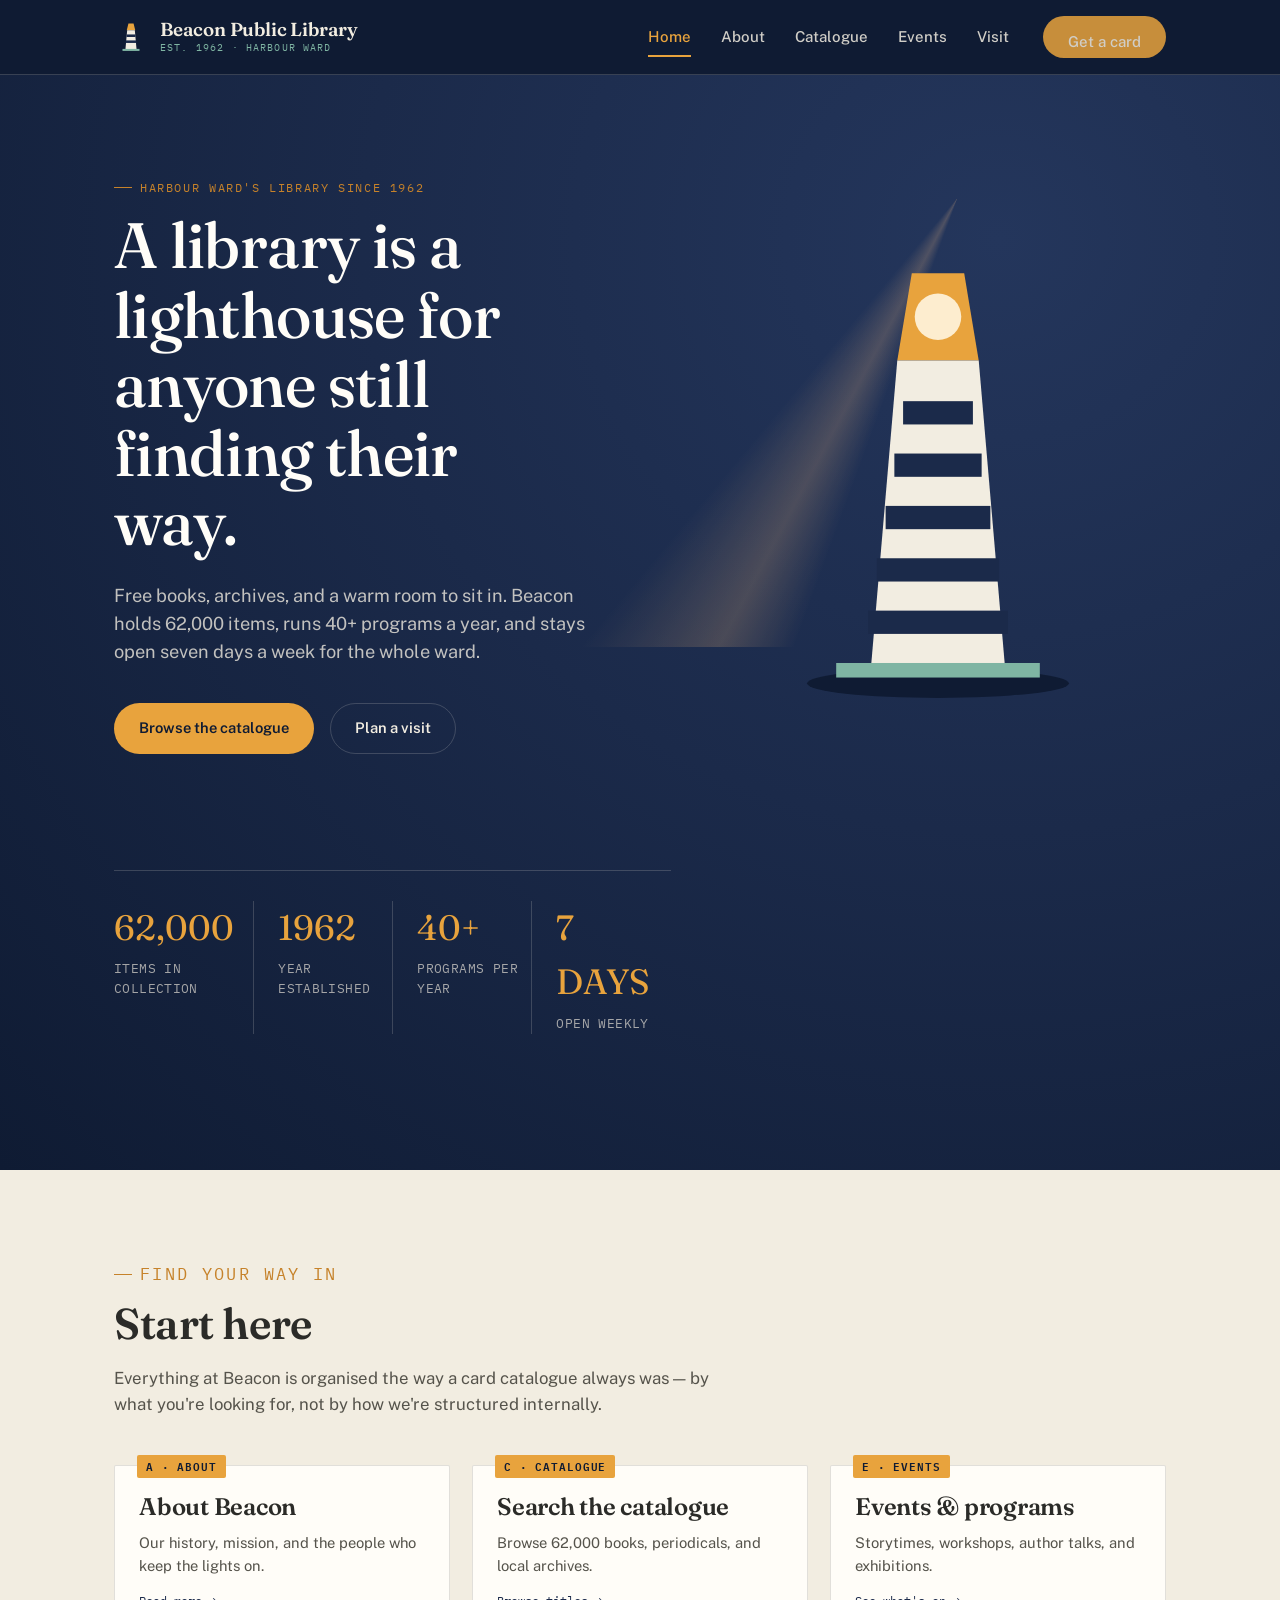
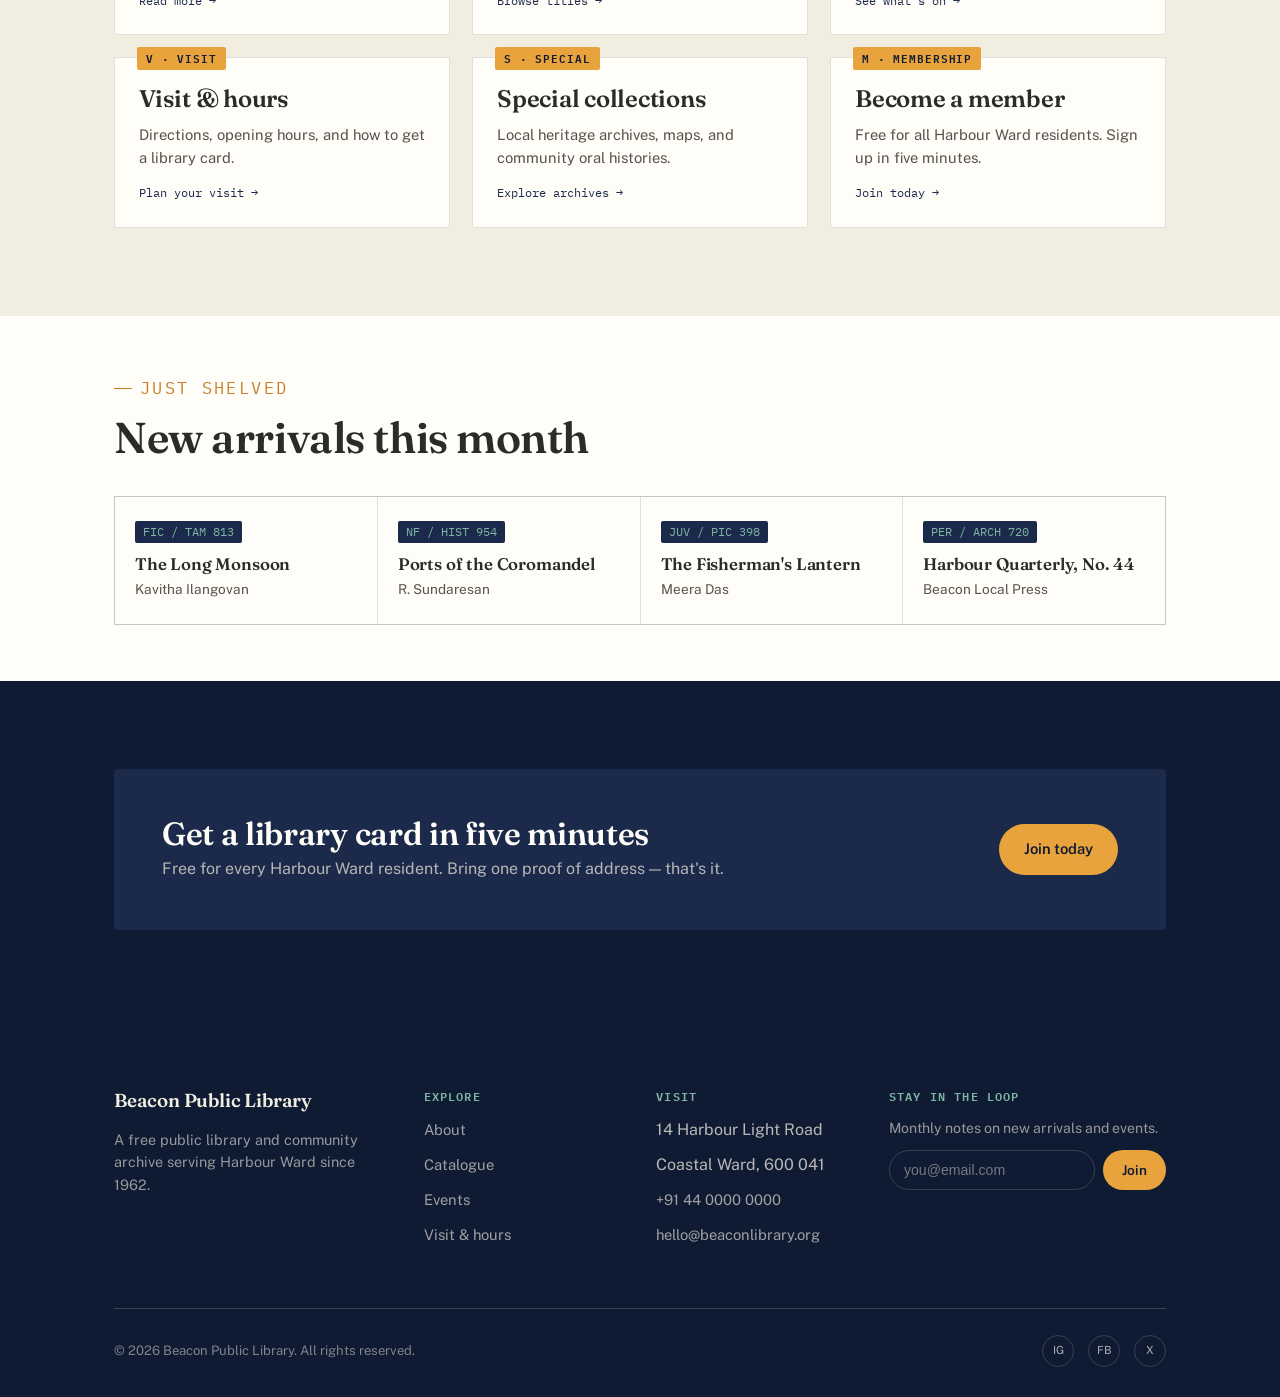
<file: index.html>
<!DOCTYPE html>
<html lang="en">
<head>
<meta charset="UTF-8" />
<meta name="viewport" content="width=device-width, initial-scale=1" />
<title>Beacon Public Library — A lighthouse for readers</title>
<meta name="description" content="Beacon Public Library — books, archives, and programs for the whole harbour community. Browse the catalogue, plan a visit, or join an event." />
<link rel="preconnect" href="https://fonts.googleapis.com">
<link href="https://fonts.googleapis.com/css2?family=Fraunces:opsz,wght@9..144,500;9..144,600&family=Public+Sans:wght@400;500;600;700&family=IBM+Plex+Mono:wght@400;500&display=swap" rel="stylesheet">
<link rel="stylesheet" href="style.css">
</head>
<body>

<header class="site-header">
  <div class="wrap">
    <a href="index.html" class="brand">
      <svg class="brand-mark" viewBox="0 0 40 40" fill="none" xmlns="http://www.w3.org/2000/svg">
        <path d="M17 4H23L25 12H15L17 4Z" fill="#E8A33D"/>
        <path d="M15.5 12H24.5L26.5 34H13.5L15.5 12Z" fill="#F2EDE1"/>
        <rect x="14.7" y="17" width="10.6" height="3" fill="#1B2A4A"/>
        <rect x="13.8" y="24" width="12.4" height="3" fill="#1B2A4A"/>
        <rect x="10" y="34" width="20" height="2.4" fill="#7FB5A3"/>
      </svg>
      <span class="brand-name">Beacon Public Library<small>EST. 1962 · HARBOUR WARD</small></span>
    </a>
    <nav class="main-nav">
      <ul>
        <li><a href="index.html" class="active">Home</a></li>
        <li><a href="about.html">About</a></li>
        <li><a href="catalogue.html">Catalogue</a></li>
        <li><a href="events.html">Events</a></li>
        <li><a href="visit.html">Visit</a></li>
      </ul>
      <a href="visit.html#join" class="btn btn-gold">Get a card</a>
    </nav>
    <button class="nav-toggle" aria-label="Toggle menu" aria-expanded="false">
      <svg width="18" height="14" viewBox="0 0 18 14" fill="none"><path d="M0 1H18M0 7H18M0 13H18" stroke="currentColor" stroke-width="1.6"/></svg>
    </button>
  </div>
</header>

<section class="hero">
  <div class="beam-sweep" aria-hidden="true"></div>
  <div class="wrap hero-grid">
    <div class="hero-copy">
      <p class="eyebrow">Harbour Ward's library since 1962</p>
      <h1>A library is a lighthouse for anyone still finding their way.</h1>
      <p class="lede">Free books, archives, and a warm room to sit in. Beacon holds 62,000 items, runs 40+ programs a year, and stays open seven days a week for the whole ward.</p>
      <div class="hero-ctas">
        <a href="catalogue.html" class="btn btn-gold">Browse the catalogue</a>
        <a href="visit.html" class="btn btn-outline-light">Plan a visit</a>
      </div>
    </div>
    <div class="hero-tower" aria-hidden="true">
      <svg viewBox="0 0 220 340" fill="none" xmlns="http://www.w3.org/2000/svg">
        <ellipse cx="110" cy="322" rx="90" ry="10" fill="#0F1B33"/>
        <path d="M92 40H128L138 100H82L92 40Z" fill="#E8A33D"/>
        <path d="M82 100H138L156 310H64L82 100Z" fill="#F2EDE1"/>
        <rect x="86" y="128" width="48" height="16" fill="#1B2A4A"/>
        <rect x="80" y="164" width="60" height="16" fill="#1B2A4A"/>
        <rect x="74" y="200" width="72" height="16" fill="#1B2A4A"/>
        <rect x="68" y="236" width="84" height="16" fill="#1B2A4A"/>
        <rect x="62" y="272" width="96" height="16" fill="#1B2A4A"/>
        <rect x="40" y="308" width="140" height="10" fill="#7FB5A3"/>
        <circle cx="110" cy="70" r="16" fill="#FFF6DF" opacity="0.9"/>
      </svg>
    </div>

    <dl class="stat-strip">
      <div><dt>62,000</dt><dd>ITEMS IN COLLECTION</dd></div>
      <div><dt>1962</dt><dd>YEAR ESTABLISHED</dd></div>
      <div><dt>40+</dt><dd>PROGRAMS PER YEAR</dd></div>
      <div><dt>7 DAYS</dt><dd>OPEN WEEKLY</dd></div>
    </dl>
  </div>
</section>

<section class="section section-parchment">
  <div class="wrap">
    <div class="section-head">
      <p class="eyebrow">Find your way in</p>
      <h2>Start here</h2>
      <p>Everything at Beacon is organised the way a card catalogue always was — by what you're looking for, not by how we're structured internally.</p>
    </div>
    <div class="card-grid">
      <a href="about.html" class="index-card" data-tab="A · ABOUT">
        <h3>About Beacon</h3>
        <p class="card-desc">Our history, mission, and the people who keep the lights on.</p>
        <span class="card-go">Read more →</span>
      </a>
      <a href="catalogue.html" class="index-card" data-tab="C · CATALOGUE">
        <h3>Search the catalogue</h3>
        <p class="card-desc">Browse 62,000 books, periodicals, and local archives.</p>
        <span class="card-go">Browse titles →</span>
      </a>
      <a href="events.html" class="index-card" data-tab="E · EVENTS">
        <h3>Events &amp; programs</h3>
        <p class="card-desc">Storytimes, workshops, author talks, and exhibitions.</p>
        <span class="card-go">See what's on →</span>
      </a>
      <a href="visit.html" class="index-card" data-tab="V · VISIT">
        <h3>Visit &amp; hours</h3>
        <p class="card-desc">Directions, opening hours, and how to get a library card.</p>
        <span class="card-go">Plan your visit →</span>
      </a>
      <a href="about.html#collections" class="index-card" data-tab="S · SPECIAL">
        <h3>Special collections</h3>
        <p class="card-desc">Local heritage archives, maps, and community oral histories.</p>
        <span class="card-go">Explore archives →</span>
      </a>
      <a href="visit.html#join" class="index-card" data-tab="M · MEMBERSHIP">
        <h3>Become a member</h3>
        <p class="card-desc">Free for all Harbour Ward residents. Sign up in five minutes.</p>
        <span class="card-go">Join today →</span>
      </a>
    </div>
  </div>
</section>

<section class="section-tight" style="background: var(--white);">
  <div class="wrap">
    <div class="section-head" style="margin-bottom: 34px;">
      <p class="eyebrow">Just shelved</p>
      <h2>New arrivals this month</h2>
    </div>
    <div class="arrivals">
      <div class="arrival">
        <span class="call-no">FIC / TAM 813</span>
        <h4>The Long Monsoon</h4>
        <span class="author">Kavitha Ilangovan</span>
      </div>
      <div class="arrival">
        <span class="call-no">NF / HIST 954</span>
        <h4>Ports of the Coromandel</h4>
        <span class="author">R. Sundaresan</span>
      </div>
      <div class="arrival">
        <span class="call-no">JUV / PIC 398</span>
        <h4>The Fisherman's Lantern</h4>
        <span class="author">Meera Das</span>
      </div>
      <div class="arrival">
        <span class="call-no">PER / ARCH 720</span>
        <h4>Harbour Quarterly, No. 44</h4>
        <span class="author">Beacon Local Press</span>
      </div>
    </div>
  </div>
</section>

<section class="section section-navy">
  <div class="wrap">
    <div class="cta-strip" style="background: var(--ink-navy);">
      <div>
        <h2>Get a library card in five minutes</h2>
        <p>Free for every Harbour Ward resident. Bring one proof of address — that's it.</p>
      </div>
      <a href="visit.html#join" class="btn btn-gold">Join today</a>
    </div>
  </div>
</section>

<footer class="site-footer">
  <div class="wrap">
    <div class="footer-grid">
      <div class="footer-brand">
        <span class="brand-name">Beacon Public Library</span>
        <p>A free public library and community archive serving Harbour Ward since 1962.</p>
      </div>
      <div class="footer-col">
        <h4>Explore</h4>
        <ul>
          <li><a href="about.html">About</a></li>
          <li><a href="catalogue.html">Catalogue</a></li>
          <li><a href="events.html">Events</a></li>
          <li><a href="visit.html">Visit &amp; hours</a></li>
        </ul>
      </div>
      <div class="footer-col">
        <h4>Visit</h4>
        <ul>
          <li>14 Harbour Light Road</li>
          <li>Coastal Ward, 600 041</li>
          <li><a href="tel:+914400000000">+91 44 0000 0000</a></li>
          <li><a href="mailto:hello@beaconlibrary.org">hello@beaconlibrary.org</a></li>
        </ul>
      </div>
      <div class="footer-col footer-newsletter">
        <h4>Stay in the loop</h4>
        <p style="color: rgba(242,237,225,0.6); font-size: 0.88rem; margin-bottom: 10px;">Monthly notes on new arrivals and events.</p>
        <form onsubmit="return false;">
          <input type="email" placeholder="you@email.com" aria-label="Email address" required>
          <button class="btn btn-gold" type="submit" style="padding: 11px 18px; font-size: 0.85rem;">Join</button>
        </form>
      </div>
    </div>
    <div class="footer-bottom">
      <span>© 2026 Beacon Public Library. All rights reserved.</span>
      <div class="social-row" aria-label="Social media">
        <a href="#" aria-label="Instagram">IG</a>
        <a href="#" aria-label="Facebook">FB</a>
        <a href="#" aria-label="X">X</a>
      </div>
    </div>
  </div>
</footer>

<script src="script.js"></script>
</body>
</html>
</file>
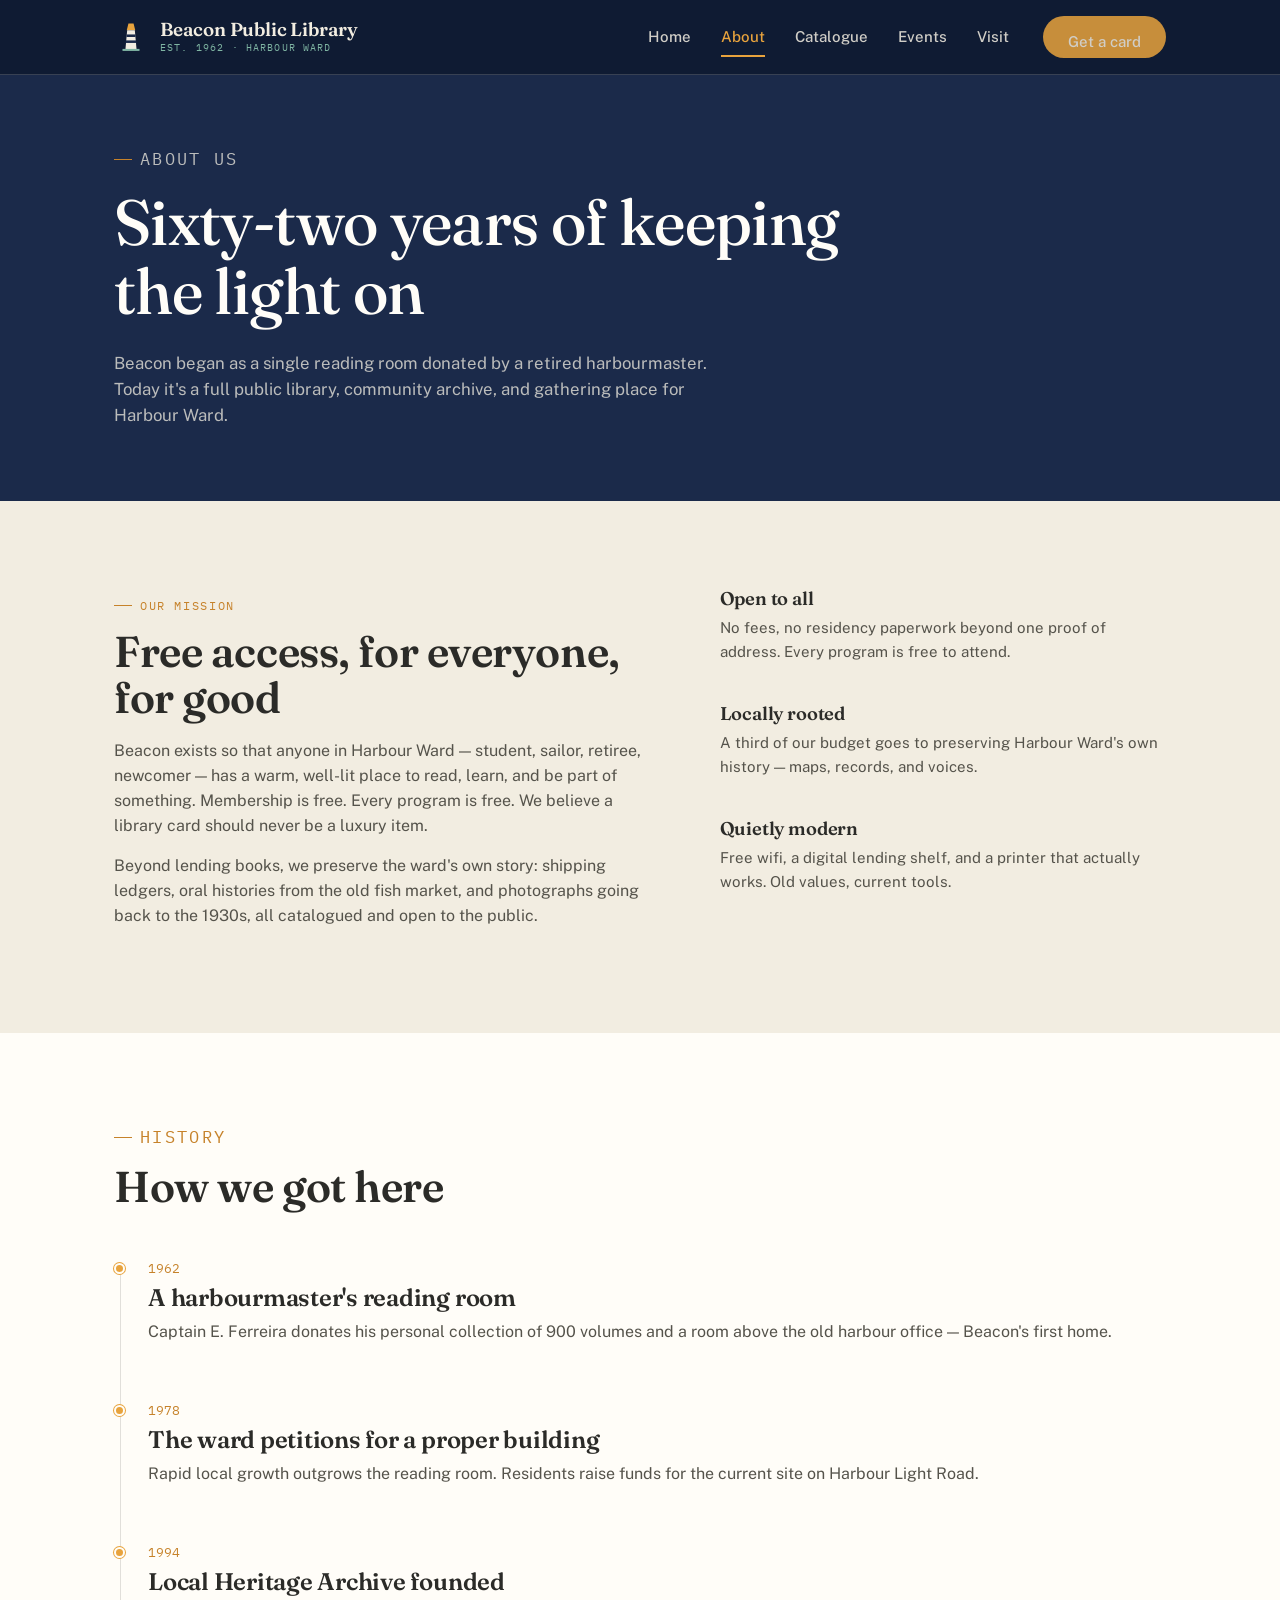
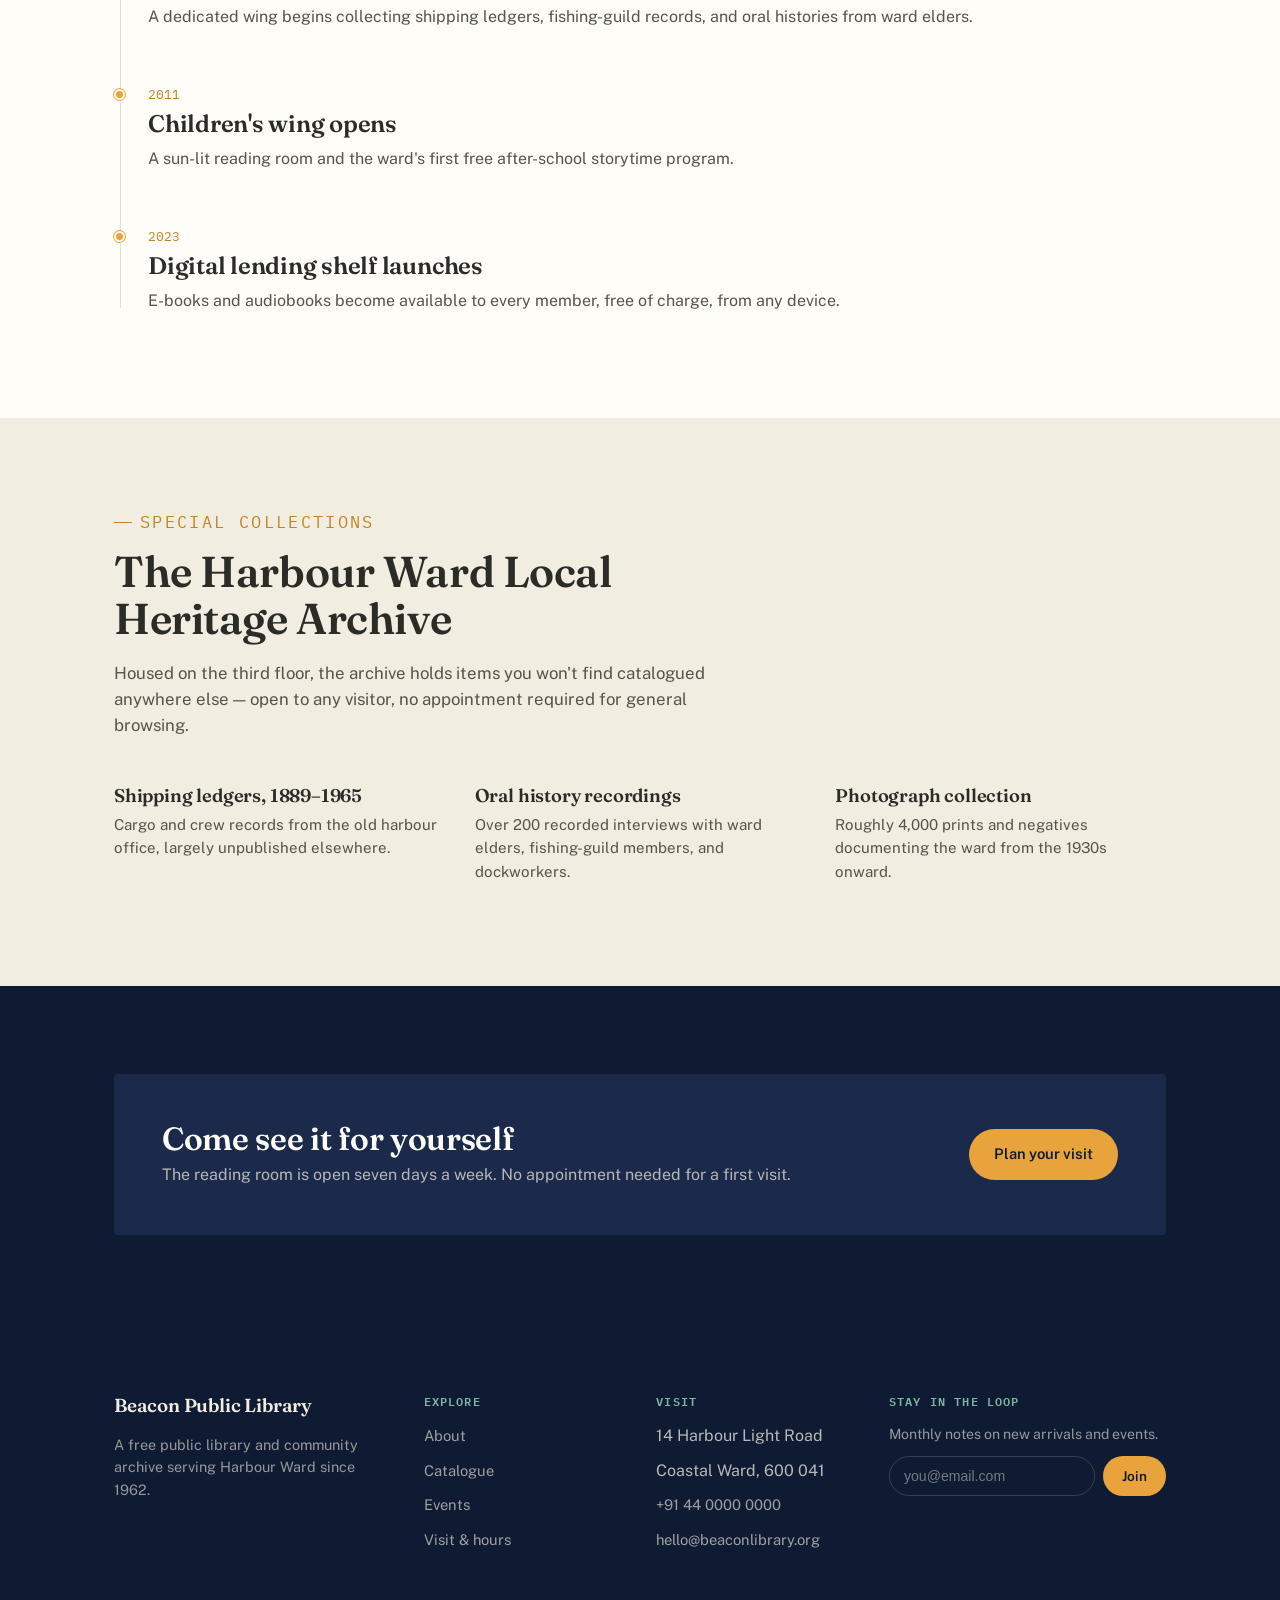
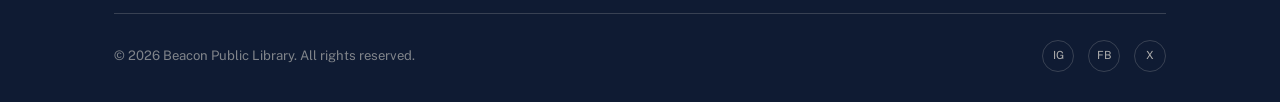
<file: about.html>
<!DOCTYPE html>
<html lang="en">
<head>
<meta charset="UTF-8" />
<meta name="viewport" content="width=device-width, initial-scale=1" />
<title>About — Beacon Public Library</title>
<link rel="preconnect" href="https://fonts.googleapis.com">
<link href="https://fonts.googleapis.com/css2?family=Fraunces:opsz,wght@9..144,500;9..144,600&family=Public+Sans:wght@400;500;600;700&family=IBM+Plex+Mono:wght@400;500&display=swap" rel="stylesheet">
<link rel="stylesheet" href="style.css">
</head>
<body>

<header class="site-header">
  <div class="wrap">
    <a href="index.html" class="brand">
      <svg class="brand-mark" viewBox="0 0 40 40" fill="none" xmlns="http://www.w3.org/2000/svg">
        <path d="M17 4H23L25 12H15L17 4Z" fill="#E8A33D"/>
        <path d="M15.5 12H24.5L26.5 34H13.5L15.5 12Z" fill="#F2EDE1"/>
        <rect x="14.7" y="17" width="10.6" height="3" fill="#1B2A4A"/>
        <rect x="13.8" y="24" width="12.4" height="3" fill="#1B2A4A"/>
        <rect x="10" y="34" width="20" height="2.4" fill="#7FB5A3"/>
      </svg>
      <span class="brand-name">Beacon Public Library<small>EST. 1962 · HARBOUR WARD</small></span>
    </a>
    <nav class="main-nav">
      <ul>
        <li><a href="index.html">Home</a></li>
        <li><a href="about.html" class="active">About</a></li>
        <li><a href="catalogue.html">Catalogue</a></li>
        <li><a href="events.html">Events</a></li>
        <li><a href="visit.html">Visit</a></li>
      </ul>
      <a href="visit.html#join" class="btn btn-gold">Get a card</a>
    </nav>
    <button class="nav-toggle" aria-label="Toggle menu" aria-expanded="false">
      <svg width="18" height="14" viewBox="0 0 18 14" fill="none"><path d="M0 1H18M0 7H18M0 13H18" stroke="currentColor" stroke-width="1.6"/></svg>
    </button>
  </div>
</header>

<section class="page-hero">
  <div class="wrap">
    <p class="eyebrow">About us</p>
    <h1>Sixty-two years of keeping the light on</h1>
    <p>Beacon began as a single reading room donated by a retired harbourmaster. Today it's a full public library, community archive, and gathering place for Harbour Ward.</p>
  </div>
</section>

<section class="section section-parchment">
  <div class="wrap" style="display:grid; grid-template-columns: 1.1fr 0.9fr; gap: 60px; align-items:start;">
    <div>
      <p class="eyebrow">Our mission</p>
      <h2>Free access, for everyone, for good</h2>
      <p>Beacon exists so that anyone in Harbour Ward — student, sailor, retiree, newcomer — has a warm, well-lit place to read, learn, and be part of something. Membership is free. Every program is free. We believe a library card should never be a luxury item.</p>
      <p>Beyond lending books, we preserve the ward's own story: shipping ledgers, oral histories from the old fish market, and photographs going back to the 1930s, all catalogued and open to the public.</p>
    </div>
    <div class="value-grid" style="grid-template-columns: 1fr; gap: 26px;">
      <div>
        <h3>Open to all</h3>
        <p>No fees, no residency paperwork beyond one proof of address. Every program is free to attend.</p>
      </div>
      <div>
        <h3>Locally rooted</h3>
        <p>A third of our budget goes to preserving Harbour Ward's own history — maps, records, and voices.</p>
      </div>
      <div>
        <h3>Quietly modern</h3>
        <p>Free wifi, a digital lending shelf, and a printer that actually works. Old values, current tools.</p>
      </div>
    </div>
  </div>
</section>

<section class="section" style="background: var(--white);">
  <div class="wrap">
    <div class="section-head">
      <p class="eyebrow">History</p>
      <h2>How we got here</h2>
    </div>
    <div class="timeline">
      <div class="timeline-item">
        <span class="yr">1962</span>
        <h3>A harbourmaster's reading room</h3>
        <p>Captain E. Ferreira donates his personal collection of 900 volumes and a room above the old harbour office — Beacon's first home.</p>
      </div>
      <div class="timeline-item">
        <span class="yr">1978</span>
        <h3>The ward petitions for a proper building</h3>
        <p>Rapid local growth outgrows the reading room. Residents raise funds for the current site on Harbour Light Road.</p>
      </div>
      <div class="timeline-item">
        <span class="yr">1994</span>
        <h3>Local Heritage Archive founded</h3>
        <p>A dedicated wing begins collecting shipping ledgers, fishing-guild records, and oral histories from ward elders.</p>
      </div>
      <div class="timeline-item">
        <span class="yr">2011</span>
        <h3>Children's wing opens</h3>
        <p>A sun-lit reading room and the ward's first free after-school storytime program.</p>
      </div>
      <div class="timeline-item">
        <span class="yr">2023</span>
        <h3>Digital lending shelf launches</h3>
        <p>E-books and audiobooks become available to every member, free of charge, from any device.</p>
      </div>
    </div>
  </div>
</section>

<section class="section section-parchment" id="collections">
  <div class="wrap">
    <div class="section-head">
      <p class="eyebrow">Special collections</p>
      <h2>The Harbour Ward Local Heritage Archive</h2>
      <p>Housed on the third floor, the archive holds items you won't find catalogued anywhere else — open to any visitor, no appointment required for general browsing.</p>
    </div>
    <div class="value-grid">
      <div>
        <h3>Shipping ledgers, 1889–1965</h3>
        <p>Cargo and crew records from the old harbour office, largely unpublished elsewhere.</p>
      </div>
      <div>
        <h3>Oral history recordings</h3>
        <p>Over 200 recorded interviews with ward elders, fishing-guild members, and dockworkers.</p>
      </div>
      <div>
        <h3>Photograph collection</h3>
        <p>Roughly 4,000 prints and negatives documenting the ward from the 1930s onward.</p>
      </div>
    </div>
  </div>
</section>

<section class="section section-navy">
  <div class="wrap">
    <div class="cta-strip" style="background: var(--ink-navy);">
      <div>
        <h2>Come see it for yourself</h2>
        <p>The reading room is open seven days a week. No appointment needed for a first visit.</p>
      </div>
      <a href="visit.html" class="btn btn-gold">Plan your visit</a>
    </div>
  </div>
</section>

<footer class="site-footer">
  <div class="wrap">
    <div class="footer-grid">
      <div class="footer-brand">
        <span class="brand-name">Beacon Public Library</span>
        <p>A free public library and community archive serving Harbour Ward since 1962.</p>
      </div>
      <div class="footer-col">
        <h4>Explore</h4>
        <ul>
          <li><a href="about.html">About</a></li>
          <li><a href="catalogue.html">Catalogue</a></li>
          <li><a href="events.html">Events</a></li>
          <li><a href="visit.html">Visit &amp; hours</a></li>
        </ul>
      </div>
      <div class="footer-col">
        <h4>Visit</h4>
        <ul>
          <li>14 Harbour Light Road</li>
          <li>Coastal Ward, 600 041</li>
          <li><a href="tel:+914400000000">+91 44 0000 0000</a></li>
          <li><a href="mailto:hello@beaconlibrary.org">hello@beaconlibrary.org</a></li>
        </ul>
      </div>
      <div class="footer-col footer-newsletter">
        <h4>Stay in the loop</h4>
        <p style="color: rgba(242,237,225,0.6); font-size: 0.88rem; margin-bottom: 10px;">Monthly notes on new arrivals and events.</p>
        <form onsubmit="return false;">
          <input type="email" placeholder="you@email.com" aria-label="Email address" required>
          <button class="btn btn-gold" type="submit" style="padding: 11px 18px; font-size: 0.85rem;">Join</button>
        </form>
      </div>
    </div>
    <div class="footer-bottom">
      <span>© 2026 Beacon Public Library. All rights reserved.</span>
      <div class="social-row" aria-label="Social media">
        <a href="#" aria-label="Instagram">IG</a>
        <a href="#" aria-label="Facebook">FB</a>
        <a href="#" aria-label="X">X</a>
      </div>
    </div>
  </div>
</footer>

<script src="script.js"></script>
</body>
</html>
</file>
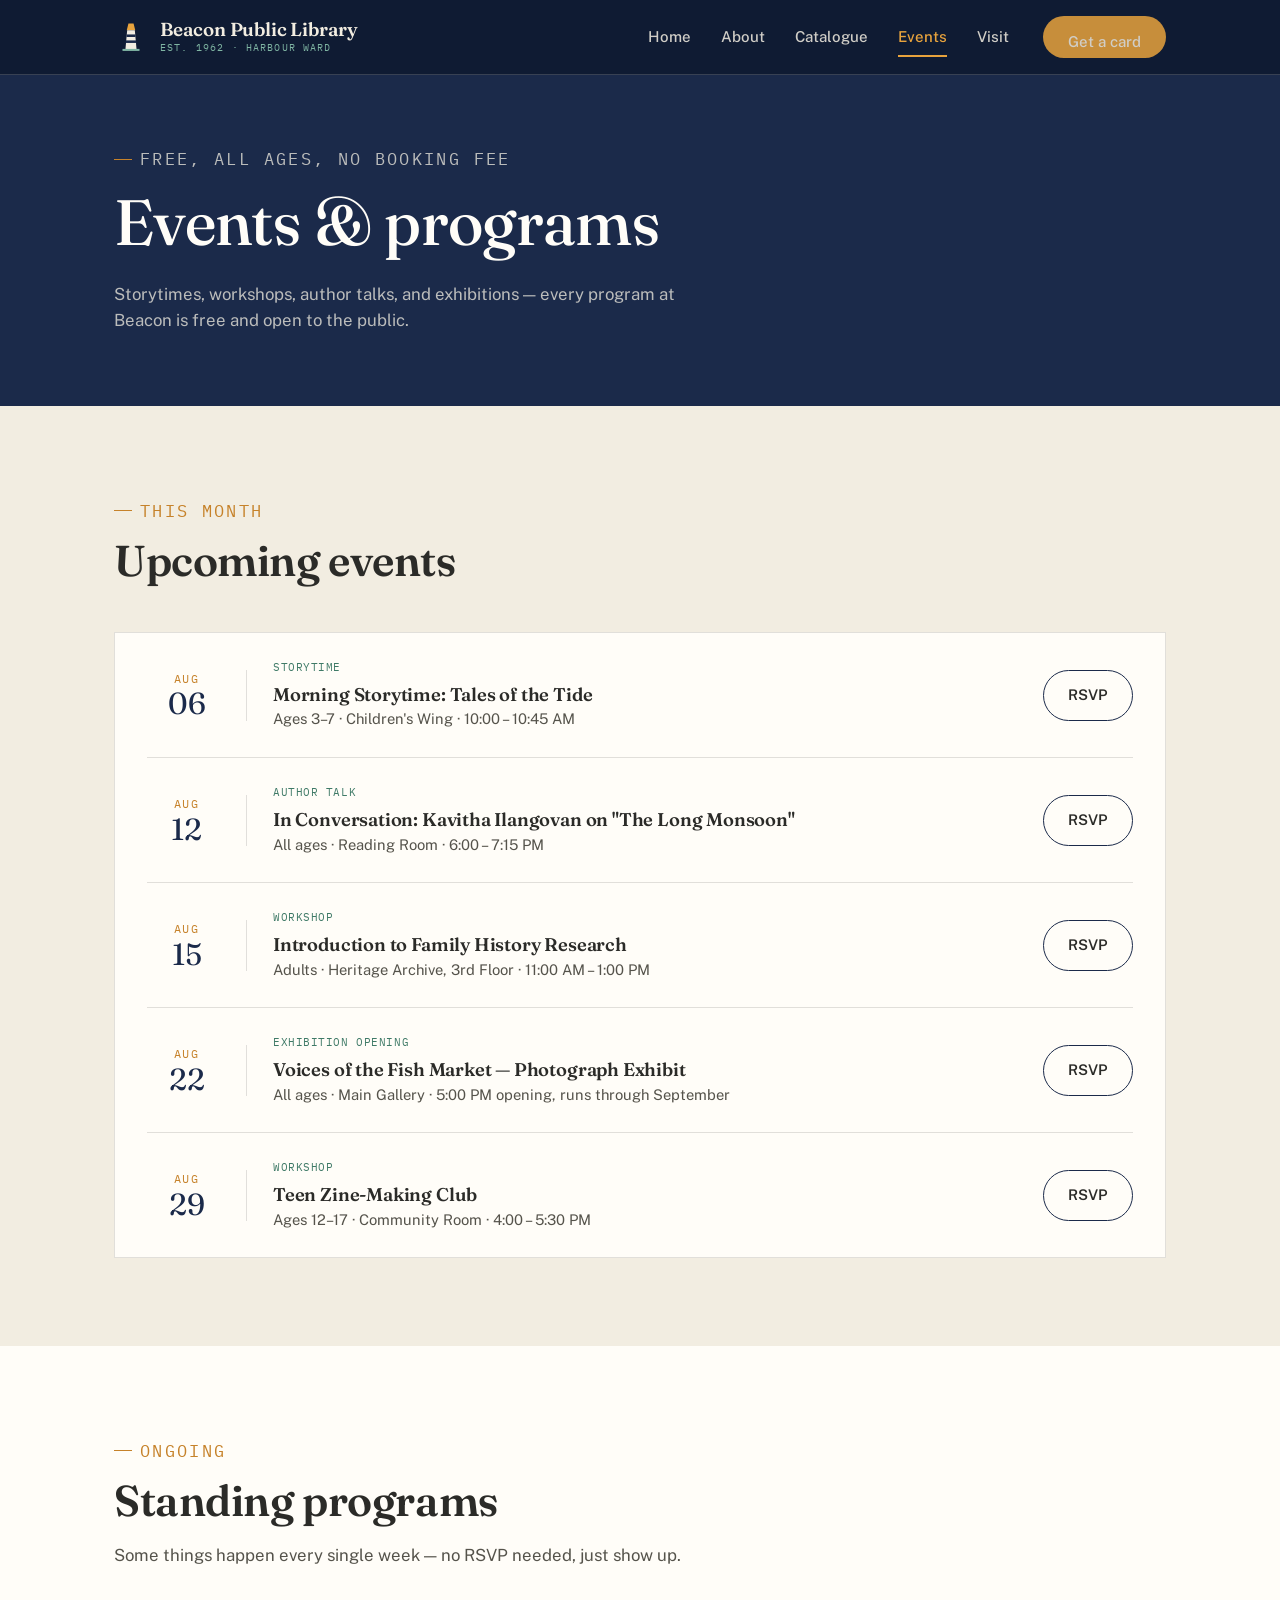
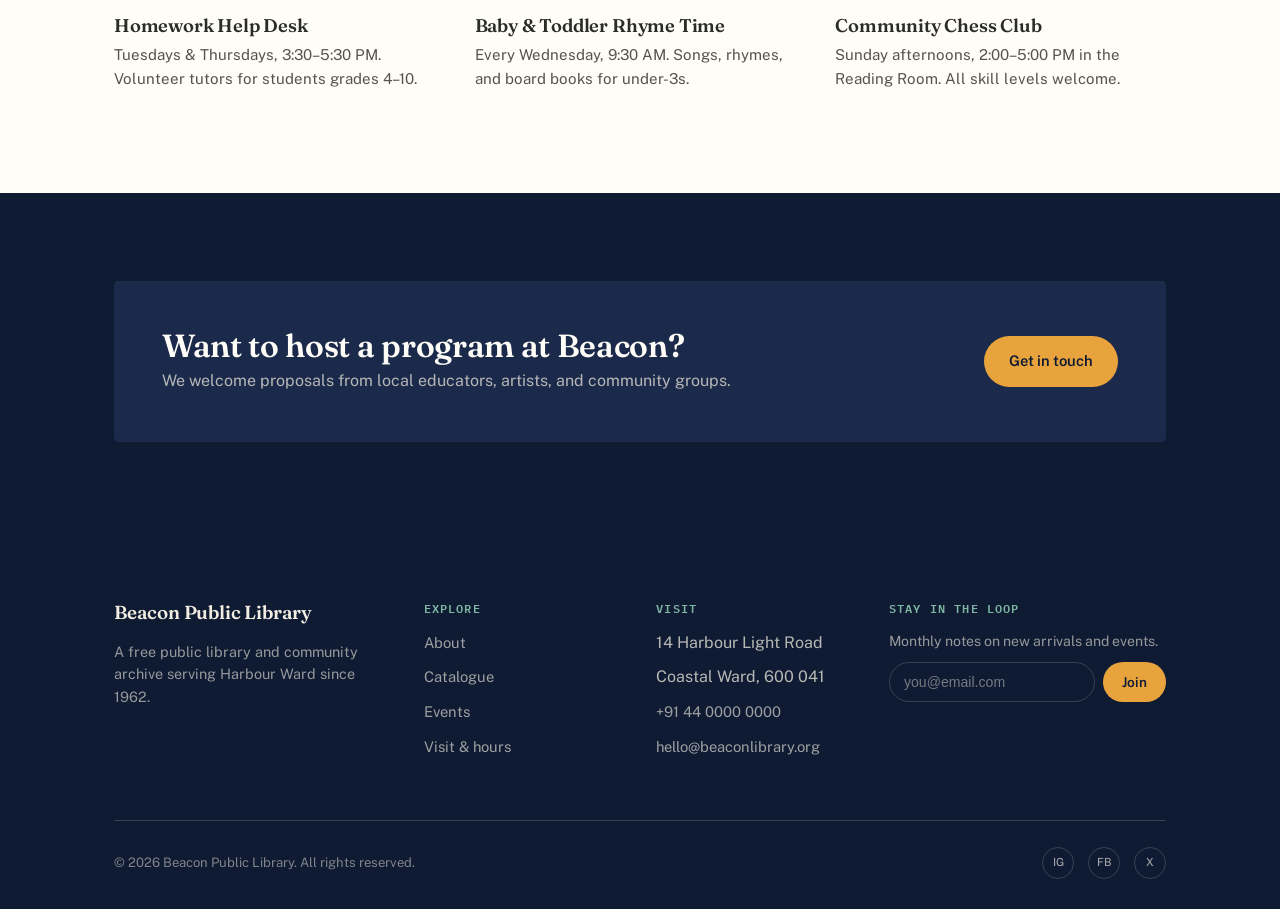
<file: events.html>
<!DOCTYPE html>
<html lang="en">
<head>
<meta charset="UTF-8" />
<meta name="viewport" content="width=device-width, initial-scale=1" />
<title>Events — Beacon Public Library</title>
<link rel="preconnect" href="https://fonts.googleapis.com">
<link href="https://fonts.googleapis.com/css2?family=Fraunces:opsz,wght@9..144,500;9..144,600&family=Public+Sans:wght@400;500;600;700&family=IBM+Plex+Mono:wght@400;500&display=swap" rel="stylesheet">
<link rel="stylesheet" href="style.css">
</head>
<body>

<header class="site-header">
  <div class="wrap">
    <a href="index.html" class="brand">
      <svg class="brand-mark" viewBox="0 0 40 40" fill="none" xmlns="http://www.w3.org/2000/svg">
        <path d="M17 4H23L25 12H15L17 4Z" fill="#E8A33D"/>
        <path d="M15.5 12H24.5L26.5 34H13.5L15.5 12Z" fill="#F2EDE1"/>
        <rect x="14.7" y="17" width="10.6" height="3" fill="#1B2A4A"/>
        <rect x="13.8" y="24" width="12.4" height="3" fill="#1B2A4A"/>
        <rect x="10" y="34" width="20" height="2.4" fill="#7FB5A3"/>
      </svg>
      <span class="brand-name">Beacon Public Library<small>EST. 1962 · HARBOUR WARD</small></span>
    </a>
    <nav class="main-nav">
      <ul>
        <li><a href="index.html">Home</a></li>
        <li><a href="about.html">About</a></li>
        <li><a href="catalogue.html">Catalogue</a></li>
        <li><a href="events.html" class="active">Events</a></li>
        <li><a href="visit.html">Visit</a></li>
      </ul>
      <a href="visit.html#join" class="btn btn-gold">Get a card</a>
    </nav>
    <button class="nav-toggle" aria-label="Toggle menu" aria-expanded="false">
      <svg width="18" height="14" viewBox="0 0 18 14" fill="none"><path d="M0 1H18M0 7H18M0 13H18" stroke="currentColor" stroke-width="1.6"/></svg>
    </button>
  </div>
</header>

<section class="page-hero">
  <div class="wrap">
    <p class="eyebrow">Free, all ages, no booking fee</p>
    <h1>Events &amp; programs</h1>
    <p>Storytimes, workshops, author talks, and exhibitions — every program at Beacon is free and open to the public.</p>
  </div>
</section>

<section class="section section-parchment">
  <div class="wrap">
    <div class="section-head">
      <p class="eyebrow">This month</p>
      <h2>Upcoming events</h2>
    </div>

    <div style="background: var(--white); border: 1px solid var(--line); padding: 0 32px;">

      <div class="event-row">
        <div class="event-date"><span class="mo">AUG</span><span class="dy">06</span></div>
        <div class="event-info">
          <span class="event-tag">Storytime</span>
          <h3>Morning Storytime: Tales of the Tide</h3>
          <p>Ages 3–7 · Children's Wing · 10:00 – 10:45 AM</p>
        </div>
        <a href="#" class="btn btn-outline-dark" style="border-color: var(--ink-navy);">RSVP</a>
      </div>

      <div class="event-row">
        <div class="event-date"><span class="mo">AUG</span><span class="dy">12</span></div>
        <div class="event-info">
          <span class="event-tag">Author talk</span>
          <h3>In Conversation: Kavitha Ilangovan on "The Long Monsoon"</h3>
          <p>All ages · Reading Room · 6:00 – 7:15 PM</p>
        </div>
        <a href="#" class="btn btn-outline-dark" style="border-color: var(--ink-navy);">RSVP</a>
      </div>

      <div class="event-row">
        <div class="event-date"><span class="mo">AUG</span><span class="dy">15</span></div>
        <div class="event-info">
          <span class="event-tag">Workshop</span>
          <h3>Introduction to Family History Research</h3>
          <p>Adults · Heritage Archive, 3rd Floor · 11:00 AM – 1:00 PM</p>
        </div>
        <a href="#" class="btn btn-outline-dark" style="border-color: var(--ink-navy);">RSVP</a>
      </div>

      <div class="event-row">
        <div class="event-date"><span class="mo">AUG</span><span class="dy">22</span></div>
        <div class="event-info">
          <span class="event-tag">Exhibition opening</span>
          <h3>Voices of the Fish Market — Photograph Exhibit</h3>
          <p>All ages · Main Gallery · 5:00 PM opening, runs through September</p>
        </div>
        <a href="#" class="btn btn-outline-dark" style="border-color: var(--ink-navy);">RSVP</a>
      </div>

      <div class="event-row" style="border-bottom: none;">
        <div class="event-date"><span class="mo">AUG</span><span class="dy">29</span></div>
        <div class="event-info">
          <span class="event-tag">Workshop</span>
          <h3>Teen Zine-Making Club</h3>
          <p>Ages 12–17 · Community Room · 4:00 – 5:30 PM</p>
        </div>
        <a href="#" class="btn btn-outline-dark" style="border-color: var(--ink-navy);">RSVP</a>
      </div>

    </div>
  </div>
</section>

<section class="section" style="background: var(--white);">
  <div class="wrap">
    <div class="section-head">
      <p class="eyebrow">Ongoing</p>
      <h2>Standing programs</h2>
      <p>Some things happen every single week — no RSVP needed, just show up.</p>
    </div>
    <div class="value-grid">
      <div>
        <h3>Homework Help Desk</h3>
        <p>Tuesdays &amp; Thursdays, 3:30–5:30 PM. Volunteer tutors for students grades 4–10.</p>
      </div>
      <div>
        <h3>Baby &amp; Toddler Rhyme Time</h3>
        <p>Every Wednesday, 9:30 AM. Songs, rhymes, and board books for under-3s.</p>
      </div>
      <div>
        <h3>Community Chess Club</h3>
        <p>Sunday afternoons, 2:00–5:00 PM in the Reading Room. All skill levels welcome.</p>
      </div>
    </div>
  </div>
</section>

<section class="section section-navy">
  <div class="wrap">
    <div class="cta-strip" style="background: var(--ink-navy);">
      <div>
        <h2>Want to host a program at Beacon?</h2>
        <p>We welcome proposals from local educators, artists, and community groups.</p>
      </div>
      <a href="visit.html" class="btn btn-gold">Get in touch</a>
    </div>
  </div>
</section>

<footer class="site-footer">
  <div class="wrap">
    <div class="footer-grid">
      <div class="footer-brand">
        <span class="brand-name">Beacon Public Library</span>
        <p>A free public library and community archive serving Harbour Ward since 1962.</p>
      </div>
      <div class="footer-col">
        <h4>Explore</h4>
        <ul>
          <li><a href="about.html">About</a></li>
          <li><a href="catalogue.html">Catalogue</a></li>
          <li><a href="events.html">Events</a></li>
          <li><a href="visit.html">Visit &amp; hours</a></li>
        </ul>
      </div>
      <div class="footer-col">
        <h4>Visit</h4>
        <ul>
          <li>14 Harbour Light Road</li>
          <li>Coastal Ward, 600 041</li>
          <li><a href="tel:+914400000000">+91 44 0000 0000</a></li>
          <li><a href="mailto:hello@beaconlibrary.org">hello@beaconlibrary.org</a></li>
        </ul>
      </div>
      <div class="footer-col footer-newsletter">
        <h4>Stay in the loop</h4>
        <p style="color: rgba(242,237,225,0.6); font-size: 0.88rem; margin-bottom: 10px;">Monthly notes on new arrivals and events.</p>
        <form onsubmit="return false;">
          <input type="email" placeholder="you@email.com" aria-label="Email address" required>
          <button class="btn btn-gold" type="submit" style="padding: 11px 18px; font-size: 0.85rem;">Join</button>
        </form>
      </div>
    </div>
    <div class="footer-bottom">
      <span>© 2026 Beacon Public Library. All rights reserved.</span>
      <div class="social-row" aria-label="Social media">
        <a href="#" aria-label="Instagram">IG</a>
        <a href="#" aria-label="Facebook">FB</a>
        <a href="#" aria-label="X">X</a>
      </div>
    </div>
  </div>
</footer>

<script src="script.js"></script>
</body>
</html>
</file>
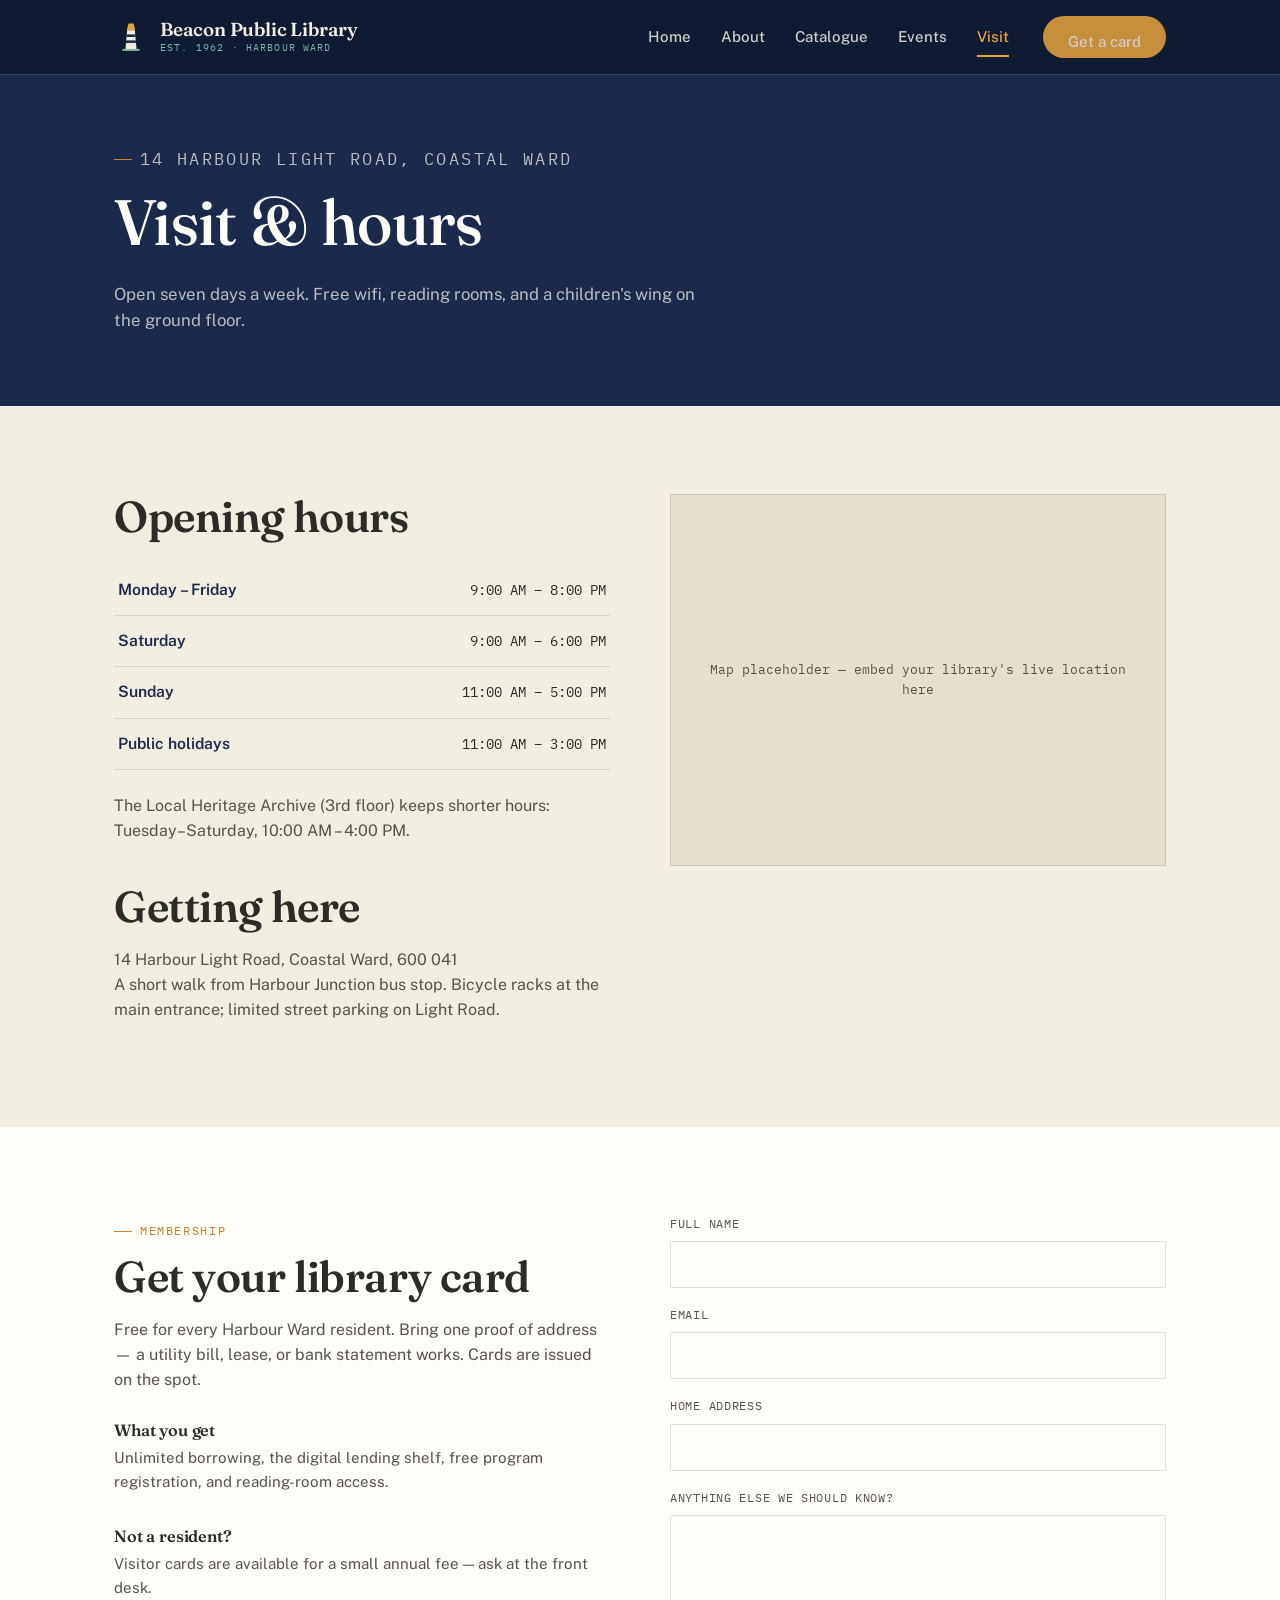
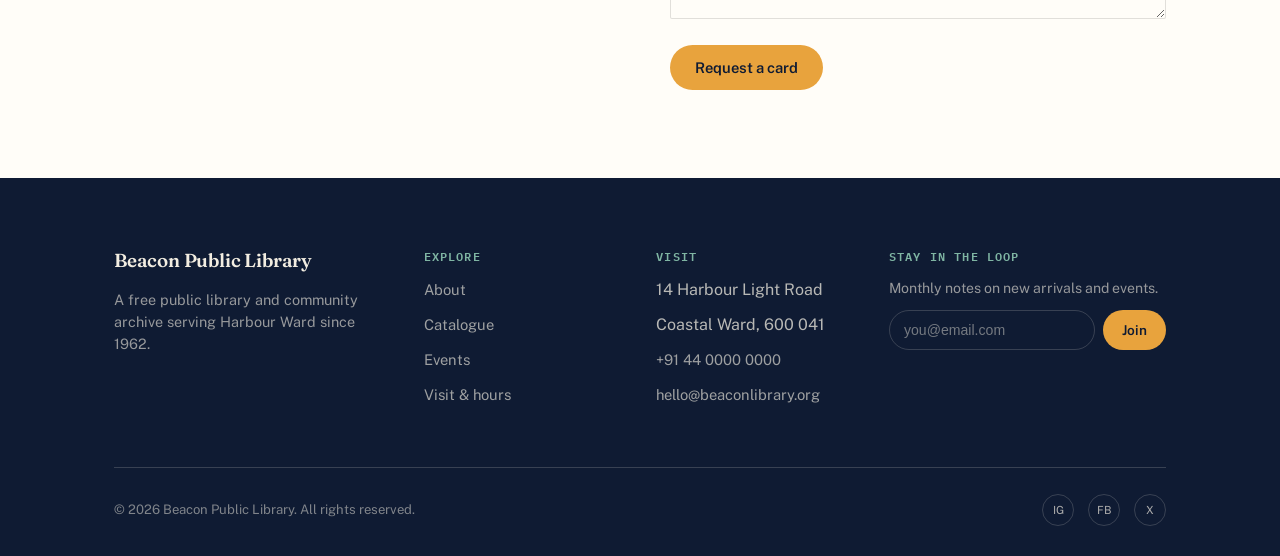
<file: visit.html>
<!DOCTYPE html>
<html lang="en">
<head>
<meta charset="UTF-8" />
<meta name="viewport" content="width=device-width, initial-scale=1" />
<title>Visit — Beacon Public Library</title>
<link rel="preconnect" href="https://fonts.googleapis.com">
<link href="https://fonts.googleapis.com/css2?family=Fraunces:opsz,wght@9..144,500;9..144,600&family=Public+Sans:wght@400;500;600;700&family=IBM+Plex+Mono:wght@400;500&display=swap" rel="stylesheet">
<link rel="stylesheet" href="style.css">
</head>
<body>

<header class="site-header">
  <div class="wrap">
    <a href="index.html" class="brand">
      <svg class="brand-mark" viewBox="0 0 40 40" fill="none" xmlns="http://www.w3.org/2000/svg">
        <path d="M17 4H23L25 12H15L17 4Z" fill="#E8A33D"/>
        <path d="M15.5 12H24.5L26.5 34H13.5L15.5 12Z" fill="#F2EDE1"/>
        <rect x="14.7" y="17" width="10.6" height="3" fill="#1B2A4A"/>
        <rect x="13.8" y="24" width="12.4" height="3" fill="#1B2A4A"/>
        <rect x="10" y="34" width="20" height="2.4" fill="#7FB5A3"/>
      </svg>
      <span class="brand-name">Beacon Public Library<small>EST. 1962 · HARBOUR WARD</small></span>
    </a>
    <nav class="main-nav">
      <ul>
        <li><a href="index.html">Home</a></li>
        <li><a href="about.html">About</a></li>
        <li><a href="catalogue.html">Catalogue</a></li>
        <li><a href="events.html">Events</a></li>
        <li><a href="visit.html" class="active">Visit</a></li>
      </ul>
      <a href="visit.html#join" class="btn btn-gold">Get a card</a>
    </nav>
    <button class="nav-toggle" aria-label="Toggle menu" aria-expanded="false">
      <svg width="18" height="14" viewBox="0 0 18 14" fill="none"><path d="M0 1H18M0 7H18M0 13H18" stroke="currentColor" stroke-width="1.6"/></svg>
    </button>
  </div>
</header>

<section class="page-hero">
  <div class="wrap">
    <p class="eyebrow">14 Harbour Light Road, Coastal Ward</p>
    <h1>Visit &amp; hours</h1>
    <p>Open seven days a week. Free wifi, reading rooms, and a children's wing on the ground floor.</p>
  </div>
</section>

<section class="section section-parchment">
  <div class="wrap" style="display:grid; grid-template-columns: 1fr 1fr; gap: 60px; align-items:start;">
    <div>
      <h2 style="margin-bottom: 24px;">Opening hours</h2>
      <table class="hours-table">
        <tr><td>Monday – Friday</td><td>9:00 AM – 8:00 PM</td></tr>
        <tr><td>Saturday</td><td>9:00 AM – 6:00 PM</td></tr>
        <tr><td>Sunday</td><td>11:00 AM – 5:00 PM</td></tr>
        <tr><td>Public holidays</td><td>11:00 AM – 3:00 PM</td></tr>
      </table>
      <p style="margin-top: 24px;">The Local Heritage Archive (3rd floor) keeps shorter hours: Tuesday–Saturday, 10:00 AM – 4:00 PM.</p>

      <h2 style="margin: 40px 0 18px;">Getting here</h2>
      <p>14 Harbour Light Road, Coastal Ward, 600 041<br>
      A short walk from Harbour Junction bus stop. Bicycle racks at the main entrance; limited street parking on Light Road.</p>
    </div>
    <div class="map-block" aria-label="Map placeholder">
      Map placeholder — embed your library's live location here
    </div>
  </div>
</section>

<section class="section" style="background: var(--white);" id="join">
  <div class="wrap contact-grid">
    <div>
      <p class="eyebrow">Membership</p>
      <h2>Get your library card</h2>
      <p>Free for every Harbour Ward resident. Bring one proof of address — a utility bill, lease, or bank statement works. Cards are issued on the spot.</p>
      <div class="value-grid" style="grid-template-columns: 1fr; gap: 20px; margin-top: 30px;">
        <div>
          <h3 style="font-size: 1.02rem;">What you get</h3>
          <p>Unlimited borrowing, the digital lending shelf, free program registration, and reading-room access.</p>
        </div>
        <div>
          <h3 style="font-size: 1.02rem;">Not a resident?</h3>
          <p>Visitor cards are available for a small annual fee — ask at the front desk.</p>
        </div>
      </div>
    </div>

    <form onsubmit="return false;">
      <div class="field">
        <label for="name">Full name</label>
        <input id="name" type="text" required>
      </div>
      <div class="field">
        <label for="email">Email</label>
        <input id="email" type="email" required>
      </div>
      <div class="field">
        <label for="address">Home address</label>
        <input id="address" type="text" required>
      </div>
      <div class="field">
        <label for="note">Anything else we should know?</label>
        <textarea id="note" rows="4"></textarea>
      </div>
      <button class="btn btn-gold" type="submit">Request a card</button>
    </form>
  </div>
</section>

<footer class="site-footer">
  <div class="wrap">
    <div class="footer-grid">
      <div class="footer-brand">
        <span class="brand-name">Beacon Public Library</span>
        <p>A free public library and community archive serving Harbour Ward since 1962.</p>
      </div>
      <div class="footer-col">
        <h4>Explore</h4>
        <ul>
          <li><a href="about.html">About</a></li>
          <li><a href="catalogue.html">Catalogue</a></li>
          <li><a href="events.html">Events</a></li>
          <li><a href="visit.html">Visit &amp; hours</a></li>
        </ul>
      </div>
      <div class="footer-col">
        <h4>Visit</h4>
        <ul>
          <li>14 Harbour Light Road</li>
          <li>Coastal Ward, 600 041</li>
          <li><a href="tel:+914400000000">+91 44 0000 0000</a></li>
          <li><a href="mailto:hello@beaconlibrary.org">hello@beaconlibrary.org</a></li>
        </ul>
      </div>
      <div class="footer-col footer-newsletter">
        <h4>Stay in the loop</h4>
        <p style="color: rgba(242,237,225,0.6); font-size: 0.88rem; margin-bottom: 10px;">Monthly notes on new arrivals and events.</p>
        <form onsubmit="return false;">
          <input type="email" placeholder="you@email.com" aria-label="Email address" required>
          <button class="btn btn-gold" type="submit" style="padding: 11px 18px; font-size: 0.85rem;">Join</button>
        </form>
      </div>
    </div>
    <div class="footer-bottom">
      <span>© 2026 Beacon Public Library. All rights reserved.</span>
      <div class="social-row" aria-label="Social media">
        <a href="#" aria-label="Instagram">IG</a>
        <a href="#" aria-label="Facebook">FB</a>
        <a href="#" aria-label="X">X</a>
      </div>
    </div>
  </div>
</footer>

<script src="script.js"></script>
</body>
</html>
</file>
<file: style.css>
/* ==========================================================================
   Beacon Public Library — Design Tokens
   ========================================================================== */

:root {
  /* Color */
  --ink-navy: #1B2A4A;
  --deep-sea: #0F1B33;
  --beacon-gold: #E8A33D;
  --beacon-gold-dim: #C6822A;
  --sea-foam: #7FB5A3;
  --parchment: #F2EDE1;
  --parchment-dim: #E7DFCE;
  --charcoal: #2B2B28;
  --charcoal-soft: #55534B;
  --white: #FFFDF8;
  --line: rgba(43, 43, 40, 0.14);
  --line-on-navy: rgba(242, 237, 225, 0.18);

  /* Type */
  --font-display: "Fraunces", "Iowan Old Style", Georgia, serif;
  --font-body: "Public Sans", -apple-system, BlinkMacSystemFont, "Segoe UI", sans-serif;
  --font-mono: "IBM Plex Mono", "SFMono-Regular", Menlo, monospace;

  /* Layout */
  --max-width: 1180px;
  --edge: clamp(20px, 5vw, 64px);
  --radius-card: 2px;
}

*, *::before, *::after { box-sizing: border-box; }

html {
  scroll-behavior: smooth;
}

@media (prefers-reduced-motion: reduce) {
  html { scroll-behavior: auto; }
  *, *::before, *::after {
    animation-duration: 0.01ms !important;
    animation-iteration-count: 1 !important;
    transition-duration: 0.01ms !important;
  }
}

body {
  margin: 0;
  font-family: var(--font-body);
  color: var(--charcoal);
  background: var(--white);
  -webkit-font-smoothing: antialiased;
  line-height: 1.55;
}

h1, h2, h3, h4 {
  font-family: var(--font-display);
  font-weight: 600;
  line-height: 1.08;
  margin: 0 0 0.4em;
  letter-spacing: -0.01em;
}

h1 { font-size: clamp(2.5rem, 5vw, 4.4rem); font-weight: 500; }
h2 { font-size: clamp(1.9rem, 3.4vw, 2.7rem); }
h3 { font-size: clamp(1.25rem, 2vw, 1.5rem); }

p { margin: 0 0 1em; color: var(--charcoal-soft); }

a { color: inherit; }

.eyebrow {
  font-family: var(--font-mono);
  font-size: 0.72rem;
  letter-spacing: 0.14em;
  text-transform: uppercase;
  color: var(--beacon-gold-dim);
  display: inline-flex;
  align-items: center;
  gap: 8px;
  margin-bottom: 14px;
}
.eyebrow::before {
  content: "";
  width: 18px;
  height: 1px;
  background: var(--beacon-gold-dim);
}

.wrap {
  max-width: var(--max-width);
  margin: 0 auto;
  padding-left: var(--edge);
  padding-right: var(--edge);
}

.btn {
  display: inline-flex;
  align-items: center;
  gap: 10px;
  font-family: var(--font-body);
  font-weight: 600;
  font-size: 0.92rem;
  padding: 13px 24px;
  border-radius: 999px;
  border: 1px solid transparent;
  text-decoration: none;
  cursor: pointer;
  transition: transform 0.18s ease, background 0.18s ease, border-color 0.18s ease, color 0.18s ease;
}
.btn:hover { transform: translateY(-1px); }
.btn:focus-visible {
  outline: 2px solid var(--beacon-gold);
  outline-offset: 3px;
}

.btn-gold {
  background: var(--beacon-gold);
  color: var(--deep-sea);
}
.btn-gold:hover { background: #f0af52; }

.btn-outline-light {
  border-color: var(--line-on-navy);
  color: var(--parchment);
}
.btn-outline-light:hover { border-color: var(--beacon-gold); color: var(--beacon-gold); }

.btn-outline-dark {
  border-color: var(--line);
  color: var(--charcoal);
}
.btn-outline-dark:hover { border-color: var(--ink-navy); color: var(--ink-navy); }

/* ==========================================================================
   Header
   ========================================================================== */

.site-header {
  position: sticky;
  top: 0;
  z-index: 50;
  background: var(--deep-sea);
  border-bottom: 1px solid var(--line-on-navy);
}

.site-header .wrap {
  display: flex;
  align-items: center;
  justify-content: space-between;
  height: 74px;
}

.brand {
  display: flex;
  align-items: center;
  gap: 12px;
  text-decoration: none;
  color: var(--parchment);
}

.brand-mark {
  width: 34px;
  height: 34px;
  flex-shrink: 0;
}

.brand-name {
  font-family: var(--font-display);
  font-size: 1.18rem;
  font-weight: 600;
  letter-spacing: -0.01em;
  line-height: 1.1;
}
.brand-name small {
  display: block;
  font-family: var(--font-mono);
  font-size: 0.6rem;
  letter-spacing: 0.12em;
  color: var(--sea-foam);
  font-weight: 400;
  margin-top: 2px;
}

.main-nav {
  display: flex;
  align-items: center;
  gap: 34px;
}

.main-nav ul {
  display: flex;
  gap: 30px;
  list-style: none;
  margin: 0;
  padding: 0;
}

.main-nav a {
  text-decoration: none;
  color: var(--parchment);
  font-size: 0.94rem;
  font-weight: 500;
  position: relative;
  padding-bottom: 4px;
  opacity: 0.85;
  transition: opacity 0.15s ease;
}
.main-nav a:hover { opacity: 1; }
.main-nav a.active {
  opacity: 1;
  color: var(--beacon-gold);
}
.main-nav a.active::after {
  content: "";
  position: absolute;
  left: 0; right: 0; bottom: -8px;
  height: 2px;
  background: var(--beacon-gold);
}

.nav-toggle {
  display: none;
  background: none;
  border: 1px solid var(--line-on-navy);
  border-radius: 6px;
  color: var(--parchment);
  width: 40px;
  height: 40px;
  align-items: center;
  justify-content: center;
  cursor: pointer;
}

@media (max-width: 860px) {
  .main-nav { display: none; }
  .nav-toggle { display: inline-flex; }
  .site-header.nav-open .main-nav {
    display: flex;
    flex-direction: column;
    align-items: flex-start;
    position: absolute;
    top: 74px; left: 0; right: 0;
    background: var(--deep-sea);
    padding: 20px var(--edge) 28px;
    border-bottom: 1px solid var(--line-on-navy);
    gap: 20px;
  }
  .site-header.nav-open .main-nav ul {
    flex-direction: column;
    gap: 18px;
  }
}

/* ==========================================================================
   Hero (home)
   ========================================================================== */

.hero {
  position: relative;
  background: radial-gradient(ellipse at 78% 15%, #24365c 0%, var(--ink-navy) 45%, var(--deep-sea) 100%);
  color: var(--parchment);
  overflow: hidden;
  padding: 96px 0 120px;
}

.beam-sweep {
  position: absolute;
  top: -30%;
  right: -10%;
  width: 900px;
  height: 900px;
  pointer-events: none;
  background: conic-gradient(from 200deg,
    rgba(232,163,61,0) 0deg,
    rgba(232,163,61,0.22) 8deg,
    rgba(232,163,61,0) 20deg,
    rgba(232,163,61,0) 360deg);
  animation: sweep 9s linear infinite;
  mix-blend-mode: screen;
}
@keyframes sweep {
  to { transform: rotate(360deg); }
}
@media (prefers-reduced-motion: reduce) {
  .beam-sweep { animation: none; }
}

.hero-grid {
  position: relative;
  display: grid;
  grid-template-columns: 1.1fr 0.9fr;
  gap: 40px;
  align-items: center;
}

.hero-copy h1 { color: var(--white); max-width: 11.5ch; }
.hero-copy p.lede {
  font-size: 1.14rem;
  color: rgba(242,237,225,0.78);
  max-width: 46ch;
  margin-bottom: 2em;
}
.hero-ctas {
  display: flex;
  gap: 16px;
  flex-wrap: wrap;
}

.hero-tower {
  position: relative;
  display: flex;
  justify-content: center;
}

.hero-tower svg { width: min(100%, 320px); height: auto; }

.stat-strip {
  position: relative;
  margin-top: 76px;
  display: grid;
  grid-template-columns: repeat(4, 1fr);
  border-top: 1px solid var(--line-on-navy);
  padding-top: 30px;
}
.stat-strip div + div { border-left: 1px solid var(--line-on-navy); padding-left: 24px; }
.stat-strip dt {
  font-family: var(--font-display);
  font-size: clamp(1.6rem, 3vw, 2.2rem);
  color: var(--beacon-gold);
}
.stat-strip dd {
  margin: 4px 0 0;
  font-size: 0.8rem;
  color: rgba(242,237,225,0.65);
  font-family: var(--font-mono);
  letter-spacing: 0.03em;
}

@media (max-width: 860px) {
  .hero-grid { grid-template-columns: 1fr; }
  .hero-tower { order: -1; margin-bottom: 20px; }
  .hero-tower svg { width: 180px; }
  .stat-strip { grid-template-columns: repeat(2, 1fr); row-gap: 24px; }
  .stat-strip div:nth-child(3) { border-left: none; padding-left: 0; }
}

/* ==========================================================================
   Page hero (interior pages)
   ========================================================================== */

.page-hero {
  background: var(--ink-navy);
  color: var(--parchment);
  padding: 68px 0 56px;
}
.page-hero h1 { color: var(--white); max-width: 18ch; }
.page-hero p { color: rgba(242,237,225,0.75); max-width: 60ch; font-size: 1.05rem; }

/* ==========================================================================
   Sections
   ========================================================================== */

.section {
  padding: 88px 0;
}
.section-tight { padding: 56px 0; }
.section-parchment { background: var(--parchment); }
.section-navy { background: var(--deep-sea); color: var(--parchment); }

.section-head {
  max-width: 62ch;
  margin-bottom: 48px;
}
.section-head p { font-size: 1.05rem; }

/* Catalogue / index cards -------------------------------------------------- */

.card-grid {
  display: grid;
  grid-template-columns: repeat(3, 1fr);
  gap: 22px;
}

.index-card {
  position: relative;
  background: var(--white);
  border: 1px solid var(--line);
  border-radius: var(--radius-card);
  padding: 28px 24px 24px;
  text-decoration: none;
  color: var(--charcoal);
  display: flex;
  flex-direction: column;
  gap: 10px;
  transition: border-color 0.18s ease, transform 0.18s ease, box-shadow 0.18s ease;
}
.index-card::before {
  content: attr(data-tab);
  position: absolute;
  top: -11px;
  left: 22px;
  background: var(--beacon-gold);
  color: var(--deep-sea);
  font-family: var(--font-mono);
  font-size: 0.68rem;
  letter-spacing: 0.08em;
  padding: 3px 9px;
  border-radius: 2px;
  font-weight: 600;
}
.index-card:hover {
  border-color: var(--ink-navy);
  transform: translateY(-3px);
  box-shadow: 0 14px 28px -18px rgba(15,27,51,0.35);
}
.index-card h3 { margin-bottom: 2px; }
.index-card .card-desc { font-size: 0.92rem; margin-bottom: 4px; }
.index-card .card-go {
  margin-top: auto;
  font-family: var(--font-mono);
  font-size: 0.76rem;
  color: var(--ink-navy);
  display: inline-flex;
  align-items: center;
  gap: 6px;
}

@media (max-width: 900px) {
  .card-grid { grid-template-columns: repeat(2, 1fr); }
}
@media (max-width: 620px) {
  .card-grid { grid-template-columns: 1fr; }
}

/* New arrivals strip -------------------------------------------------------- */

.arrivals {
  display: grid;
  grid-template-columns: repeat(4, 1fr);
  gap: 1px;
  background: var(--line);
  border: 1px solid var(--line);
}
.arrival {
  background: var(--white);
  padding: 22px 20px;
}
.arrival .call-no {
  font-family: var(--font-mono);
  font-size: 0.72rem;
  color: var(--sea-foam);
  background: var(--ink-navy);
  display: inline-block;
  padding: 2px 8px;
  border-radius: 2px;
  margin-bottom: 12px;
}
.arrival h4 {
  font-family: var(--font-display);
  font-size: 1.05rem;
  margin: 0 0 4px;
}
.arrival span.author {
  font-size: 0.85rem;
  color: var(--charcoal-soft);
}
@media (max-width: 900px) { .arrivals { grid-template-columns: repeat(2, 1fr); } }
@media (max-width: 560px) { .arrivals { grid-template-columns: 1fr; } }

/* Hours / info table --------------------------------------------------------- */

.hours-table {
  width: 100%;
  border-collapse: collapse;
  font-size: 0.98rem;
}
.hours-table td {
  padding: 13px 4px;
  border-bottom: 1px solid var(--line);
}
.hours-table td:first-child {
  font-weight: 600;
  color: var(--ink-navy);
  width: 40%;
}
.hours-table td:last-child {
  font-family: var(--font-mono);
  font-size: 0.9rem;
  text-align: right;
}

/* CTA strip ------------------------------------------------------------------ */

.cta-strip {
  background: var(--ink-navy);
  color: var(--parchment);
  border-radius: 4px;
  padding: 48px;
  display: flex;
  align-items: center;
  justify-content: space-between;
  gap: 32px;
  flex-wrap: wrap;
}
.cta-strip h2 { color: var(--white); margin-bottom: 6px; font-size: clamp(1.5rem, 2.6vw, 2rem); }
.cta-strip p { margin: 0; color: rgba(242,237,225,0.72); }

/* Timeline (about page) ------------------------------------------------------ */

.timeline { position: relative; padding-left: 34px; }
.timeline::before {
  content: "";
  position: absolute;
  left: 6px; top: 6px; bottom: 6px;
  width: 1px;
  background: var(--line);
}
.timeline-item { position: relative; padding-bottom: 40px; }
.timeline-item:last-child { padding-bottom: 0; }
.timeline-item::before {
  content: "";
  position: absolute;
  left: -34px; top: 4px;
  width: 11px; height: 11px;
  border-radius: 50%;
  background: var(--beacon-gold);
  border: 2px solid var(--white);
  box-shadow: 0 0 0 1px var(--beacon-gold);
}
.timeline-item .yr {
  font-family: var(--font-mono);
  font-size: 0.8rem;
  color: var(--beacon-gold-dim);
  display: block;
  margin-bottom: 6px;
}

/* Values grid ----------------------------------------------------------------- */
.value-grid {
  display: grid;
  grid-template-columns: repeat(3, 1fr);
  gap: 30px;
}
.value-grid h3 { font-size: 1.15rem; }
.value-grid p { font-size: 0.94rem; }
@media (max-width: 760px) { .value-grid { grid-template-columns: 1fr; } }

/* Filter chips (catalogue page) ----------------------------------------------- */
.chip-row {
  display: flex;
  flex-wrap: wrap;
  gap: 10px;
  margin-bottom: 40px;
}
.chip {
  font-family: var(--font-mono);
  font-size: 0.78rem;
  padding: 8px 16px;
  border-radius: 999px;
  border: 1px solid var(--line);
  background: var(--white);
  cursor: pointer;
  color: var(--charcoal-soft);
  transition: all 0.15s ease;
}
.chip.active, .chip:hover {
  border-color: var(--ink-navy);
  color: var(--ink-navy);
  background: var(--parchment-dim);
}

.search-bar {
  display: flex;
  gap: 12px;
  margin-bottom: 36px;
}
.search-bar input {
  flex: 1;
  font-family: var(--font-body);
  font-size: 1rem;
  padding: 15px 20px;
  border: 1px solid var(--line);
  border-radius: 2px;
  background: var(--white);
}
.search-bar input:focus-visible { outline: 2px solid var(--ink-navy); outline-offset: 2px; }

.catalogue-grid {
  display: grid;
  grid-template-columns: repeat(3, 1fr);
  gap: 18px;
}
.book-card {
  border: 1px solid var(--line);
  background: var(--white);
  padding: 22px;
}
.book-card .call-no {
  font-family: var(--font-mono);
  font-size: 0.72rem;
  color: var(--charcoal-soft);
  border-bottom: 1px dashed var(--line);
  padding-bottom: 12px;
  margin-bottom: 12px;
}
.book-card h4 { font-family: var(--font-display); font-size: 1.05rem; margin-bottom: 2px; }
.book-card .author { font-size: 0.87rem; color: var(--charcoal-soft); margin-bottom: 10px; display: block;}
.book-card .tag {
  display: inline-block;
  font-family: var(--font-mono);
  font-size: 0.68rem;
  letter-spacing: 0.04em;
  color: var(--sea-foam);
  background: var(--deep-sea);
  padding: 2px 8px;
  border-radius: 2px;
}
.book-card .status {
  float: right;
  font-size: 0.72rem;
  font-family: var(--font-mono);
}
.status.avail { color: #3a8a5c; }
.status.out { color: #b5533a; }
@media (max-width: 900px) { .catalogue-grid { grid-template-columns: repeat(2, 1fr); } }
@media (max-width: 560px) { .catalogue-grid { grid-template-columns: 1fr; } }

/* Events page ------------------------------------------------------------------ */
.event-row {
  display: grid;
  grid-template-columns: 100px 1fr auto;
  gap: 26px;
  align-items: center;
  padding: 26px 0;
  border-bottom: 1px solid var(--line);
}
.event-date {
  text-align: center;
  font-family: var(--font-mono);
  border-right: 1px solid var(--line);
  padding-right: 20px;
}
.event-date .mo { display:block; font-size: 0.72rem; letter-spacing: 0.1em; color: var(--beacon-gold-dim); }
.event-date .dy { display:block; font-family: var(--font-display); font-size: 1.9rem; color: var(--ink-navy); line-height: 1.1; }
.event-info h3 { margin-bottom: 4px; font-size: 1.15rem; }
.event-tag {
  font-family: var(--font-mono);
  font-size: 0.7rem;
  letter-spacing: 0.05em;
  text-transform: uppercase;
  color: var(--sea-foam-dark, #3f7a67);
  margin-bottom: 8px;
  display: block;
}
.event-info p { margin: 0; font-size: 0.92rem; }
@media (max-width: 700px) {
  .event-row { grid-template-columns: 70px 1fr; }
  .event-row .btn { grid-column: 1 / -1; justify-self: start; }
}

/* Contact / visit form ----------------------------------------------------------- */
.contact-grid {
  display: grid;
  grid-template-columns: 1fr 1fr;
  gap: 60px;
}
.field { margin-bottom: 18px; }
.field label {
  display: block;
  font-family: var(--font-mono);
  font-size: 0.74rem;
  letter-spacing: 0.06em;
  text-transform: uppercase;
  color: var(--charcoal-soft);
  margin-bottom: 8px;
}
.field input, .field textarea {
  width: 100%;
  font-family: var(--font-body);
  font-size: 0.98rem;
  padding: 13px 16px;
  border: 1px solid var(--line);
  border-radius: 2px;
  background: var(--white);
  resize: vertical;
}
.field input:focus-visible, .field textarea:focus-visible { outline: 2px solid var(--ink-navy); outline-offset: 1px; }

@media (max-width: 860px) { .contact-grid { grid-template-columns: 1fr; gap: 10px; } }

.map-block {
  background: var(--parchment-dim);
  border: 1px solid var(--line);
  aspect-ratio: 4/3;
  display: flex;
  align-items: center;
  justify-content: center;
  color: var(--charcoal-soft);
  font-family: var(--font-mono);
  font-size: 0.8rem;
  text-align: center;
  padding: 20px;
}

/* ==========================================================================
   Footer
   ========================================================================== */

.site-footer {
  background: var(--deep-sea);
  color: rgba(242,237,225,0.75);
  padding: 72px 0 30px;
}
.footer-grid {
  display: grid;
  grid-template-columns: 1.4fr 1fr 1fr 1.2fr;
  gap: 40px;
  padding-bottom: 50px;
  border-bottom: 1px solid var(--line-on-navy);
}
.footer-brand .brand-name { color: var(--parchment); }
.footer-brand p { color: rgba(242,237,225,0.6); font-size: 0.9rem; margin-top: 14px; max-width: 34ch; }
.footer-col h4 {
  font-family: var(--font-mono);
  font-size: 0.72rem;
  letter-spacing: 0.1em;
  text-transform: uppercase;
  color: var(--sea-foam);
  margin-bottom: 16px;
}
.footer-col ul { list-style: none; margin: 0; padding: 0; }
.footer-col li { margin-bottom: 10px; }
.footer-col a { text-decoration: none; font-size: 0.92rem; opacity: 0.85; }
.footer-col a:hover { opacity: 1; color: var(--beacon-gold); }
.footer-newsletter form { display: flex; gap: 8px; margin-top: 6px; }
.footer-newsletter input {
  flex: 1;
  padding: 11px 14px;
  border-radius: 999px;
  border: 1px solid var(--line-on-navy);
  background: transparent;
  color: var(--parchment);
  font-size: 0.88rem;
}
.footer-newsletter input::placeholder { color: rgba(242,237,225,0.45); }
.footer-bottom {
  display: flex;
  justify-content: space-between;
  align-items: center;
  padding-top: 26px;
  font-size: 0.82rem;
  color: rgba(242,237,225,0.5);
  flex-wrap: wrap;
  gap: 12px;
}
.social-row { display: flex; gap: 14px; }
.social-row a {
  width: 32px; height: 32px;
  border: 1px solid var(--line-on-navy);
  border-radius: 50%;
  display: flex; align-items: center; justify-content: center;
  text-decoration: none;
  font-size: 0.7rem;
  color: rgba(242,237,225,0.7);
}
.social-row a:hover { border-color: var(--beacon-gold); color: var(--beacon-gold); }

@media (max-width: 900px) {
  .footer-grid { grid-template-columns: 1fr 1fr; }
}
@media (max-width: 560px) {
  .footer-grid { grid-template-columns: 1fr; }
}
</file>
